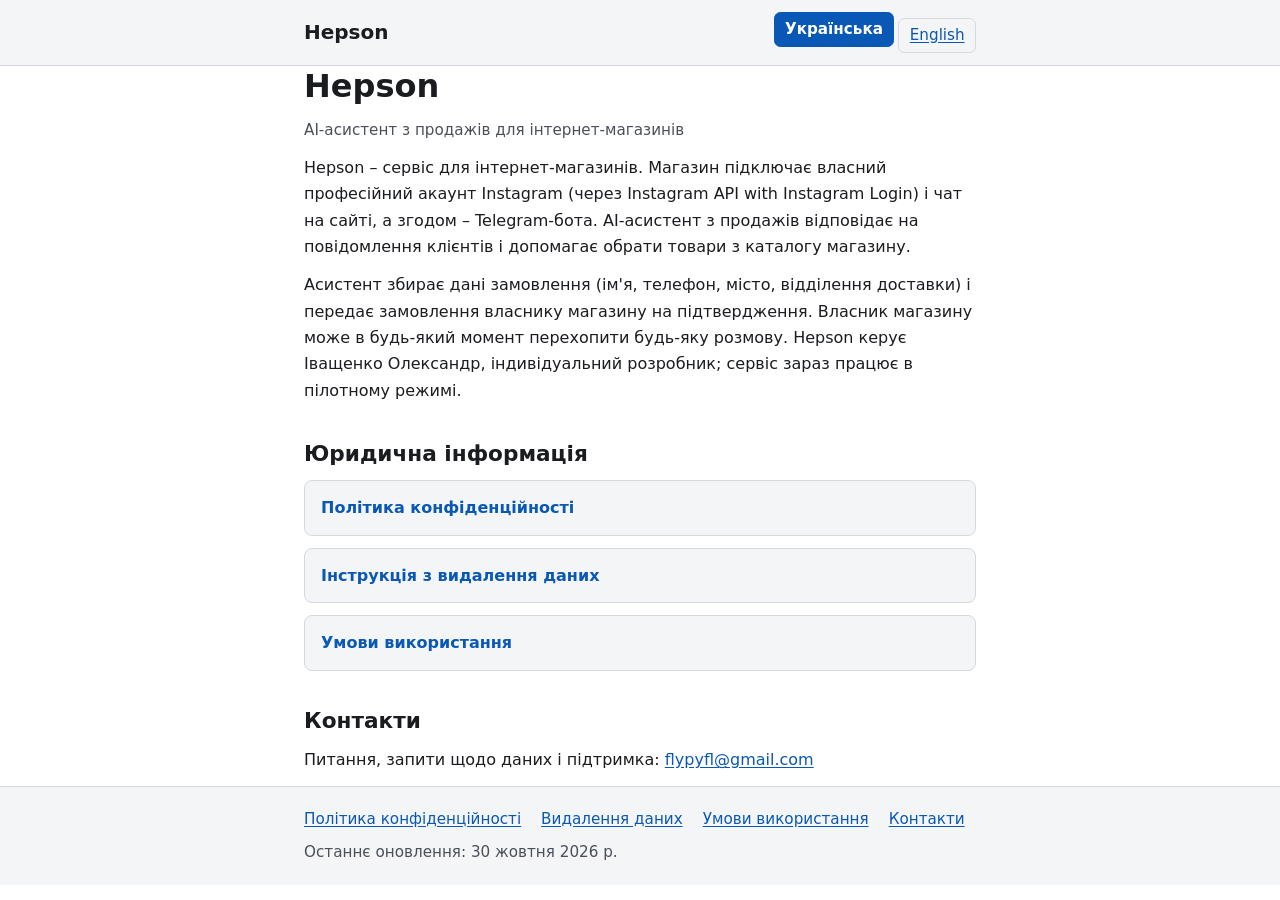
<file: index.html>
<!DOCTYPE html>
<html lang="uk">
<head>
<meta charset="utf-8">
<meta name="viewport" content="width=device-width, initial-scale=1">
<title>Hepson – AI-асистент з продажів для інтернет-магазинів</title>
<meta name="description" content="Hepson – AI-асистент з продажів для інтернет-магазинів. Відповідає клієнтам в Instagram і чаті на сайті, збирає дані замовлення та передає його власнику магазину на підтвердження.">
<link rel="stylesheet" href="style.css">
</head>
<body>
<header class="site-header">
  <div class="wrap">
    <a class="brand" href="index.html">Hepson</a>
    <nav aria-label="Мова">
      <ul class="lang-switch">
        <li><span aria-current="page">Українська</span></li>
        <li><a href="en/index.html" lang="en" hreflang="en">English</a></li>
      </ul>
    </nav>
  </div>
</header>

<main class="wrap">
  <h1>Hepson</h1>
  <p class="meta">AI-асистент з продажів для інтернет-магазинів</p>

  <p>Hepson – сервіс для інтернет-магазинів. Магазин підключає власний професійний акаунт Instagram (через Instagram API with Instagram Login) і чат на сайті, а згодом – Telegram-бота. AI-асистент з продажів відповідає на повідомлення клієнтів і допомагає обрати товари з каталогу магазину.</p>

  <p>Асистент збирає дані замовлення (ім'я, телефон, місто, відділення доставки) і передає замовлення власнику магазину на підтвердження. Власник магазину може в будь-який момент перехопити будь-яку розмову. Hepson керує Іващенко Олександр, індивідуальний розробник; сервіс зараз працює в пілотному режимі.</p>

  <h2>Юридична інформація</h2>
  <ul class="card-list">
    <li><a href="privacy.html">Політика конфіденційності</a></li>
    <li><a href="data-deletion.html">Інструкція з видалення даних</a></li>
    <li><a href="terms.html">Умови використання</a></li>
  </ul>

  <h2 id="contact">Контакти</h2>
  <p>Питання, запити щодо даних і підтримка: <a href="mailto:flypyfl@gmail.com">flypyfl@gmail.com</a></p>
</main>

<footer class="site-footer">
  <div class="wrap">
    <ul>
      <li><a href="privacy.html">Політика конфіденційності</a></li>
      <li><a href="data-deletion.html">Видалення даних</a></li>
      <li><a href="terms.html">Умови використання</a></li>
      <li><a href="index.html#contact">Контакти</a></li>
    </ul>
    <p>Останнє оновлення: 30 жовтня 2026 р.</p>
  </div>
</footer>
</body>
</html>
</file>
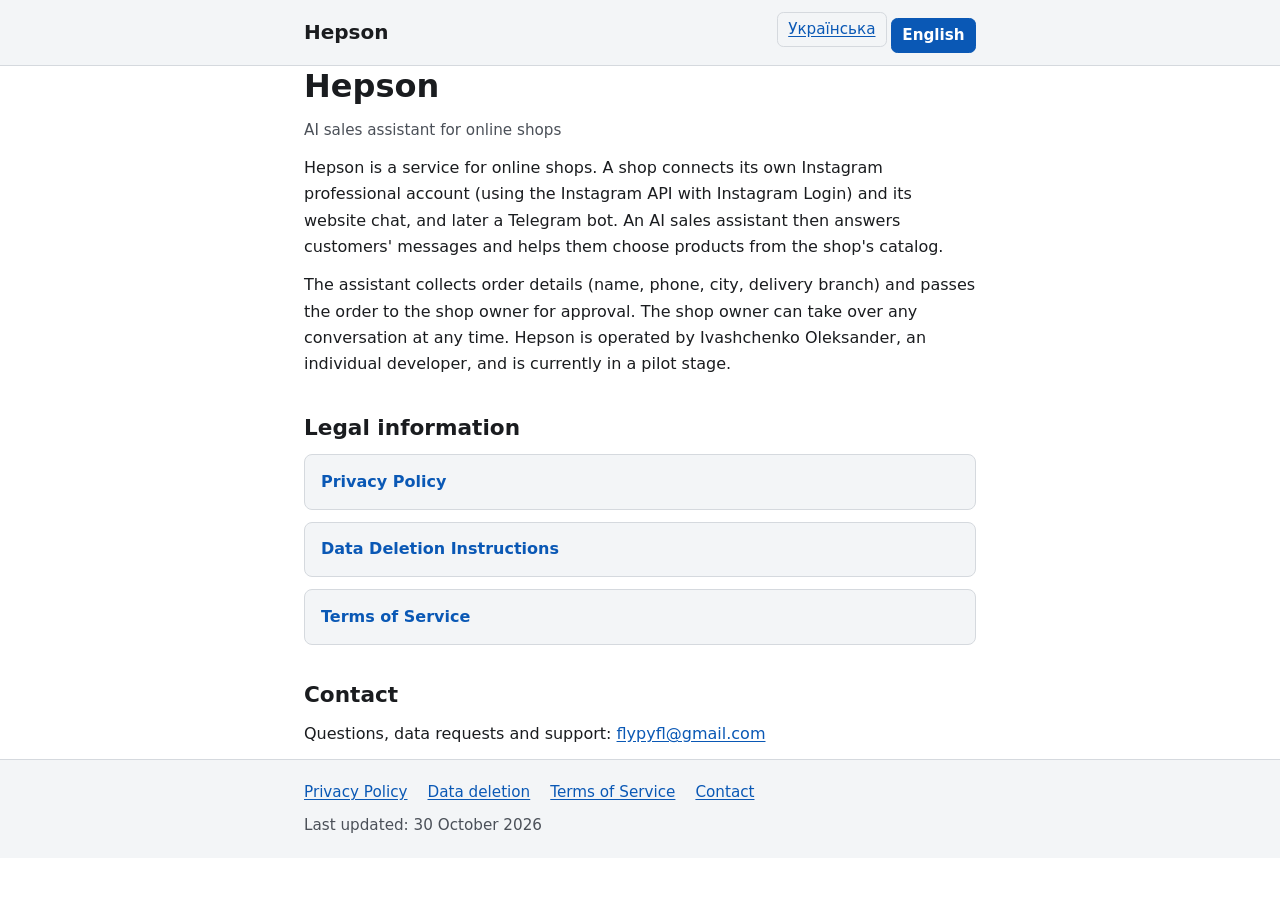
<file: en/index.html>
<!DOCTYPE html>
<html lang="en">
<head>
<meta charset="utf-8">
<meta name="viewport" content="width=device-width, initial-scale=1">
<title>Hepson – AI sales assistant for online shops</title>
<meta name="description" content="Hepson is an AI sales assistant for online shops. It answers customers on Instagram and website chat, collects order details and passes orders to the shop owner for approval.">
<link rel="stylesheet" href="../style.css">
</head>
<body>
<header class="site-header">
  <div class="wrap">
    <a class="brand" href="index.html">Hepson</a>
    <nav aria-label="Language">
      <ul class="lang-switch">
        <li><a href="../index.html" lang="uk" hreflang="uk">Українська</a></li>
        <li><span aria-current="page">English</span></li>
      </ul>
    </nav>
  </div>
</header>

<main class="wrap">
  <h1>Hepson</h1>
  <p class="meta">AI sales assistant for online shops</p>

  <p>Hepson is a service for online shops. A shop connects its own Instagram professional account (using the Instagram API with Instagram Login) and its website chat, and later a Telegram bot. An AI sales assistant then answers customers' messages and helps them choose products from the shop's catalog.</p>

  <p>The assistant collects order details (name, phone, city, delivery branch) and passes the order to the shop owner for approval. The shop owner can take over any conversation at any time. Hepson is operated by Ivashchenko Oleksander, an individual developer, and is currently in a pilot stage.</p>

  <h2>Legal information</h2>
  <ul class="card-list">
    <li><a href="privacy.html">Privacy Policy</a></li>
    <li><a href="data-deletion.html">Data Deletion Instructions</a></li>
    <li><a href="terms.html">Terms of Service</a></li>
  </ul>

  <h2 id="contact">Contact</h2>
  <p>Questions, data requests and support: <a href="mailto:flypyfl@gmail.com">flypyfl@gmail.com</a></p>
</main>

<footer class="site-footer">
  <div class="wrap">
    <ul>
      <li><a href="privacy.html">Privacy Policy</a></li>
      <li><a href="data-deletion.html">Data deletion</a></li>
      <li><a href="terms.html">Terms of Service</a></li>
      <li><a href="index.html#contact">Contact</a></li>
    </ul>
    <p>Last updated: 30 October 2026</p>
  </div>
</footer>
</body>
</html>
</file>
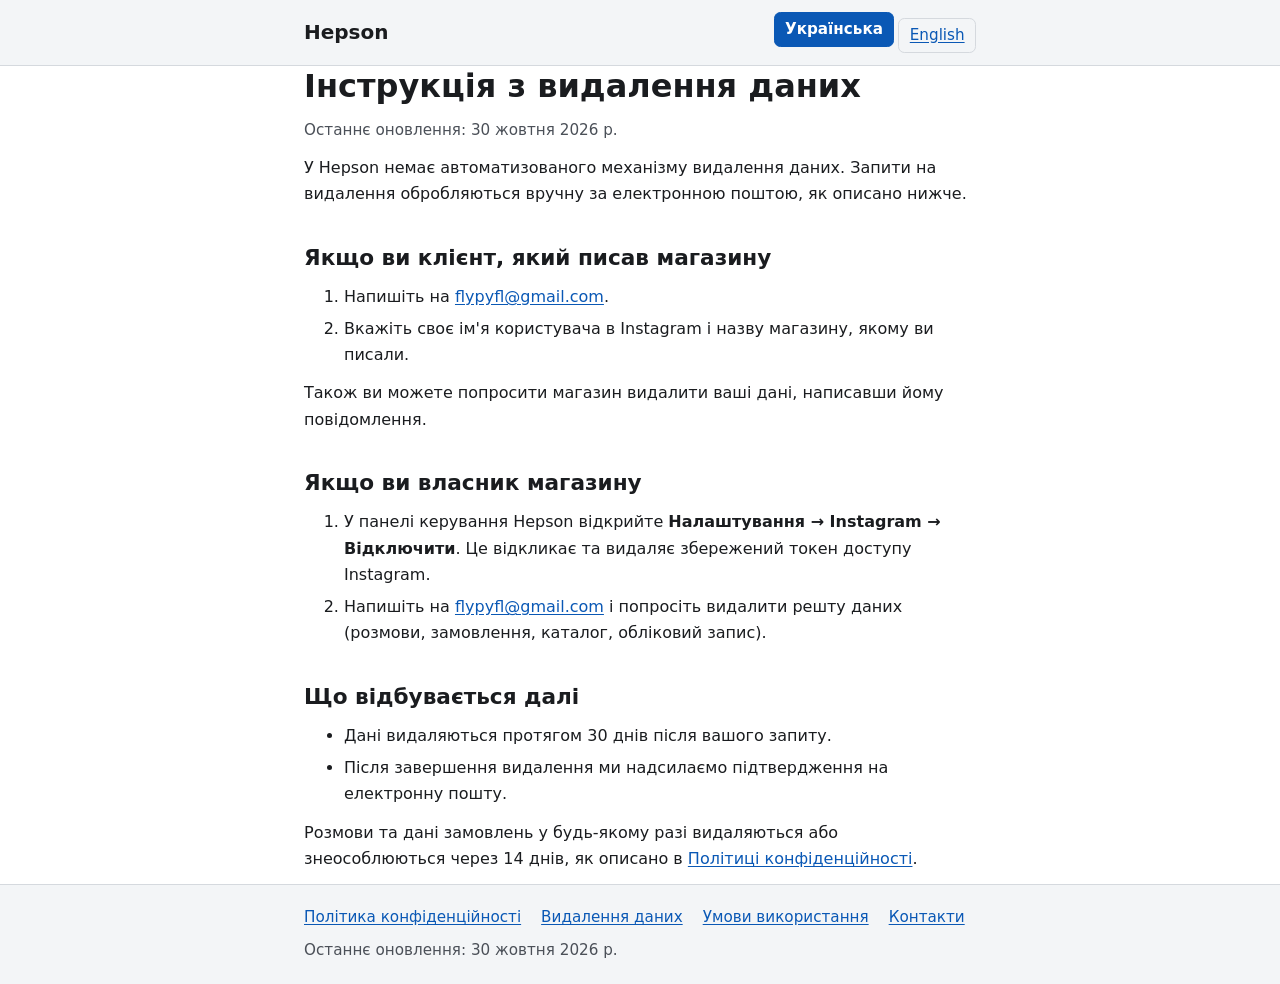
<file: data-deletion.html>
<!DOCTYPE html>
<html lang="uk">
<head>
<meta charset="utf-8">
<meta name="viewport" content="width=device-width, initial-scale=1">
<title>Інструкція з видалення даних – Hepson</title>
<meta name="description" content="Як запросити видалення своїх даних у Hepson: для клієнтів, які писали магазину, і для власників магазинів, що підключили акаунт Instagram.">
<link rel="stylesheet" href="style.css">
</head>
<body>
<header class="site-header">
  <div class="wrap">
    <a class="brand" href="index.html">Hepson</a>
    <nav aria-label="Мова">
      <ul class="lang-switch">
        <li><span aria-current="page">Українська</span></li>
        <li><a href="en/data-deletion.html" lang="en" hreflang="en">English</a></li>
      </ul>
    </nav>
  </div>
</header>

<main class="wrap">
  <h1>Інструкція з видалення даних</h1>
  <p class="meta">Останнє оновлення: 30 жовтня 2026 р.</p>

  <p>У Hepson немає автоматизованого механізму видалення даних. Запити на видалення обробляються вручну за електронною поштою, як описано нижче.</p>

  <h2>Якщо ви клієнт, який писав магазину</h2>
  <ol>
    <li>Напишіть на <a href="mailto:flypyfl@gmail.com">flypyfl@gmail.com</a>.</li>
    <li>Вкажіть своє ім'я користувача в Instagram і назву магазину, якому ви писали.</li>
  </ol>
  <p>Також ви можете попросити магазин видалити ваші дані, написавши йому повідомлення.</p>

  <h2>Якщо ви власник магазину</h2>
  <ol>
    <li>У панелі керування Hepson відкрийте <strong>Налаштування → Instagram → Відключити</strong>. Це відкликає та видаляє збережений токен доступу Instagram.</li>
    <li>Напишіть на <a href="mailto:flypyfl@gmail.com">flypyfl@gmail.com</a> і попросіть видалити решту даних (розмови, замовлення, каталог, обліковий запис).</li>
  </ol>

  <h2>Що відбувається далі</h2>
  <ul>
    <li>Дані видаляються протягом 30 днів після вашого запиту.</li>
    <li>Після завершення видалення ми надсилаємо підтвердження на електронну пошту.</li>
  </ul>
  <p>Розмови та дані замовлень у будь-якому разі видаляються або знеособлюються через 14 днів, як описано в <a href="privacy.html">Політиці конфіденційності</a>.</p>
</main>

<footer class="site-footer">
  <div class="wrap">
    <ul>
      <li><a href="privacy.html">Політика конфіденційності</a></li>
      <li><a href="data-deletion.html">Видалення даних</a></li>
      <li><a href="terms.html">Умови використання</a></li>
      <li><a href="index.html#contact">Контакти</a></li>
    </ul>
    <p>Останнє оновлення: 30 жовтня 2026 р.</p>
  </div>
</footer>
</body>
</html>
</file>
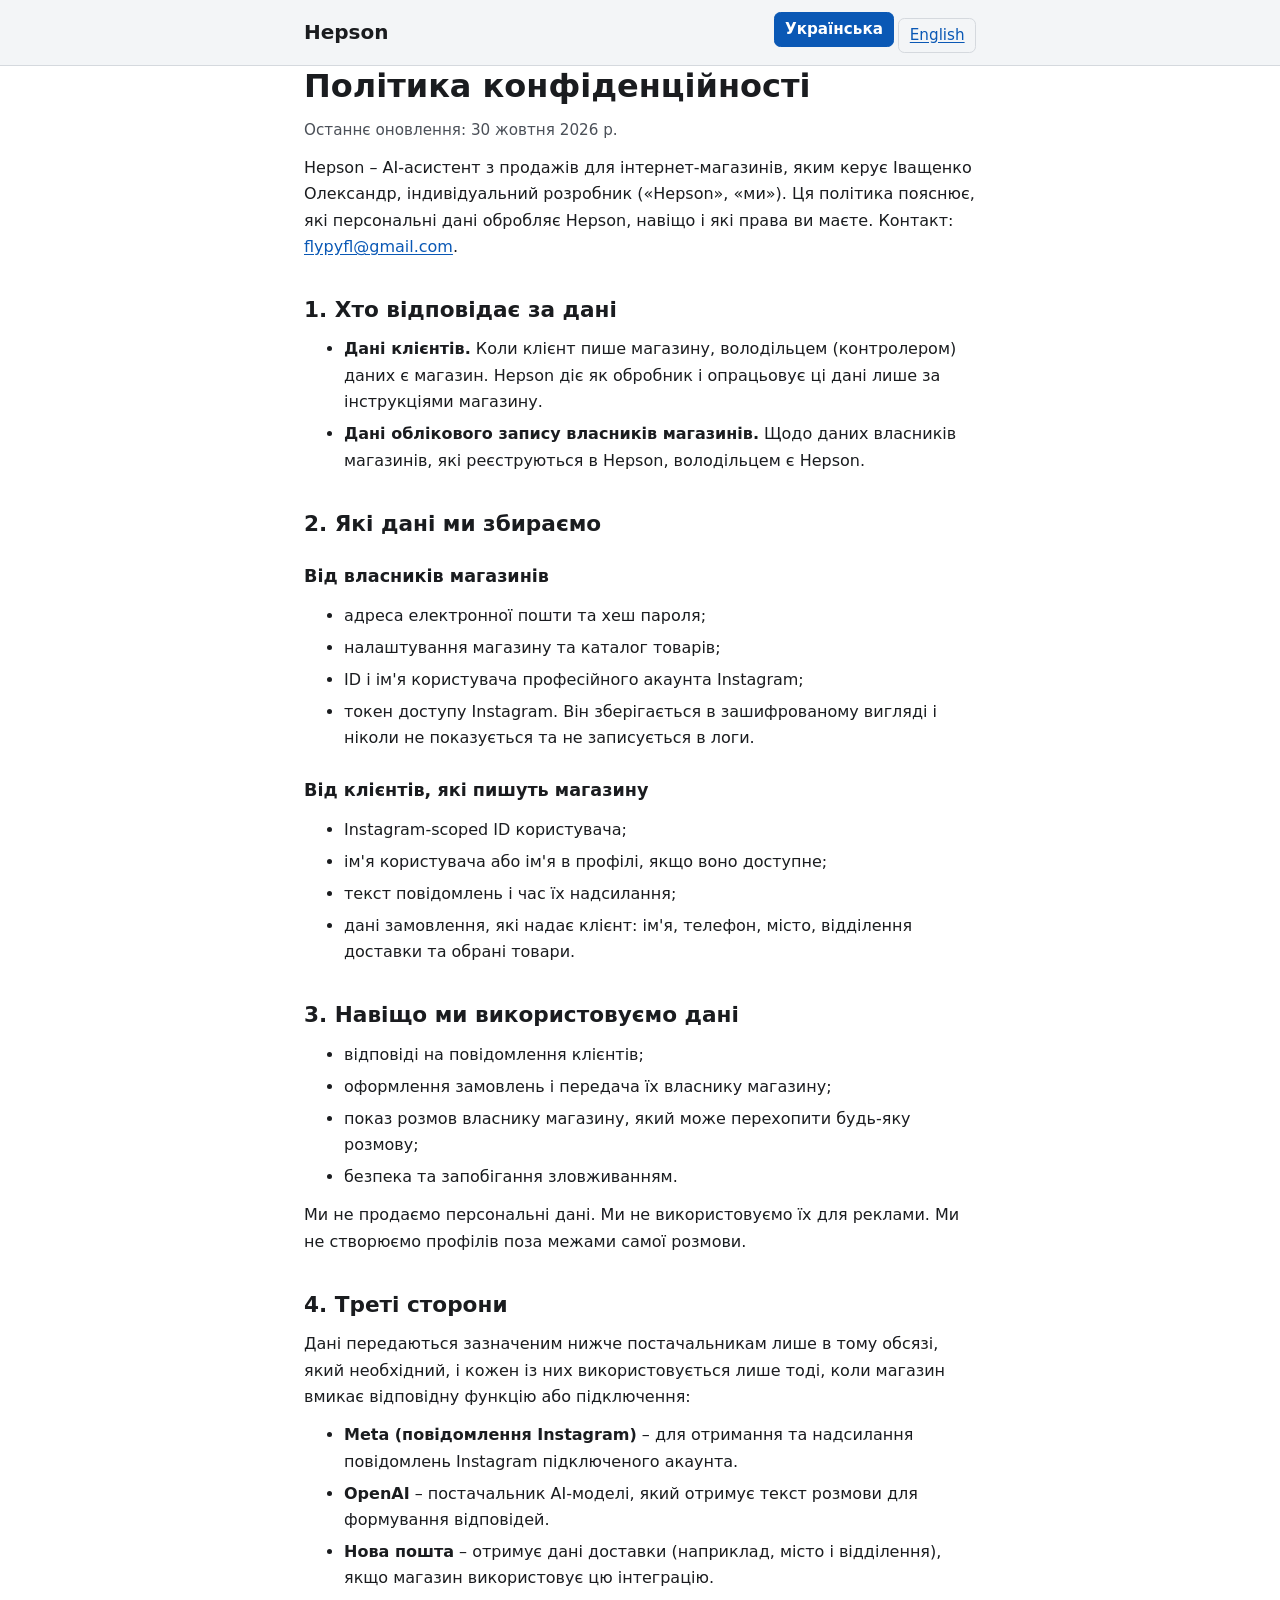
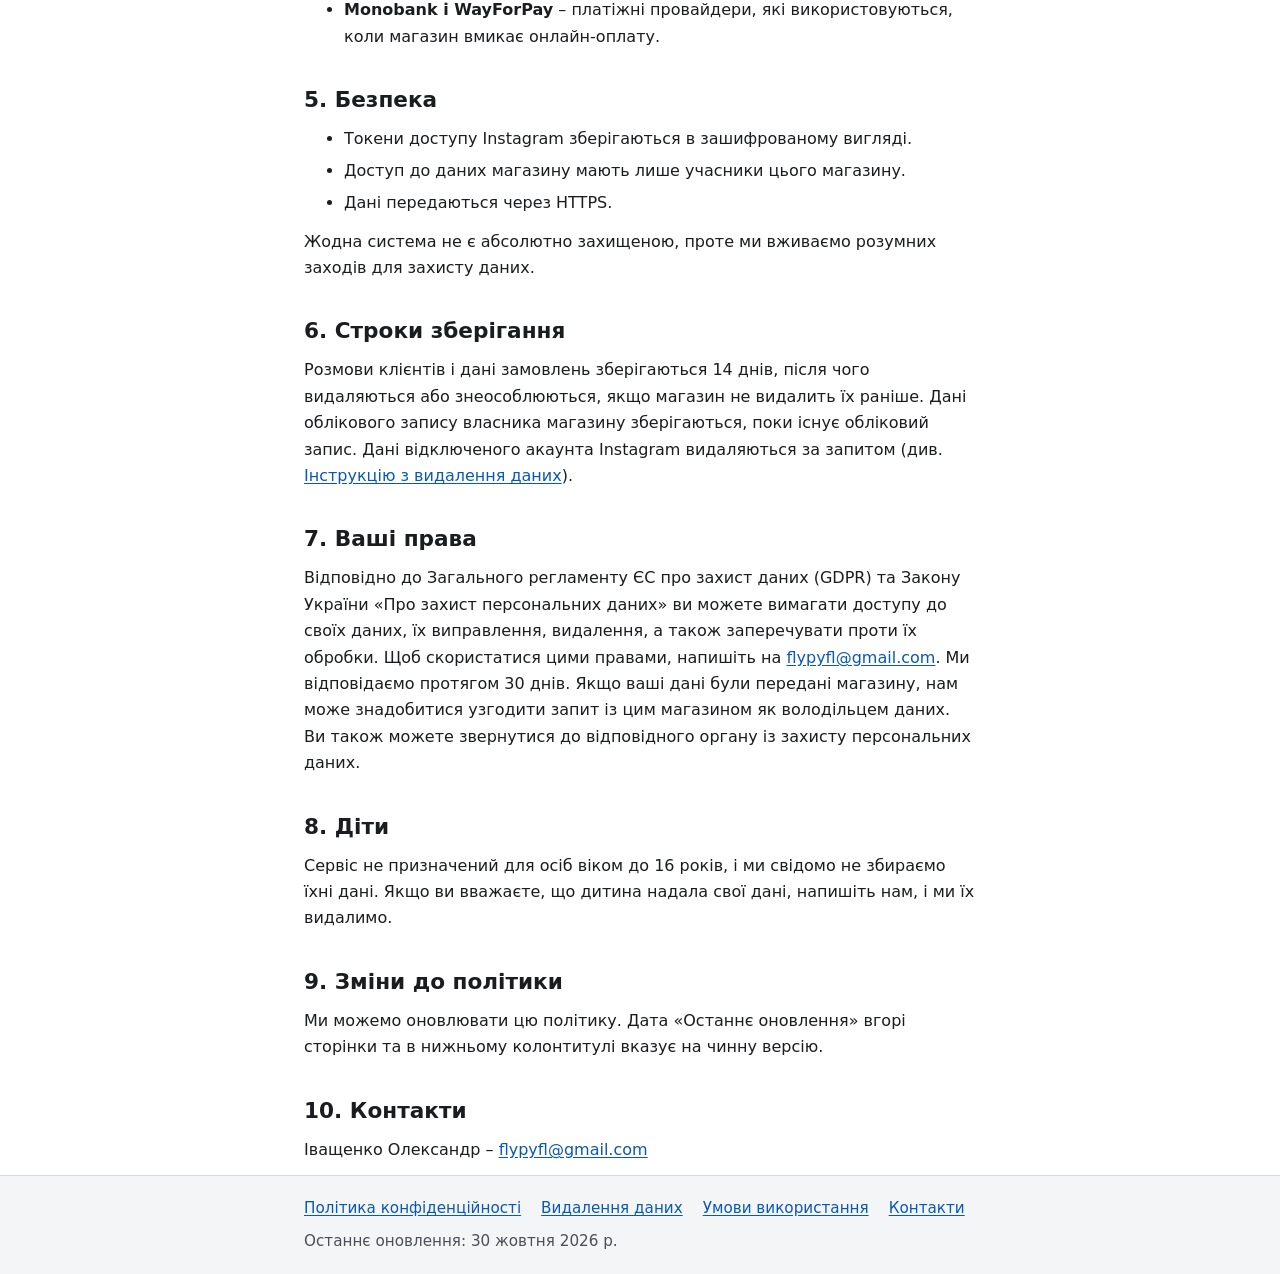
<file: privacy.html>
<!DOCTYPE html>
<html lang="uk">
<head>
<meta charset="utf-8">
<meta name="viewport" content="width=device-width, initial-scale=1">
<title>Політика конфіденційності – Hepson</title>
<meta name="description" content="Політика конфіденційності Hepson: які дані сервіс збирає від власників магазинів і клієнтів, які пишуть магазину, навіщо, хто їх отримує, як довго вони зберігаються і як реалізувати свої права.">
<link rel="stylesheet" href="style.css">
</head>
<body>
<header class="site-header">
  <div class="wrap">
    <a class="brand" href="index.html">Hepson</a>
    <nav aria-label="Мова">
      <ul class="lang-switch">
        <li><span aria-current="page">Українська</span></li>
        <li><a href="en/privacy.html" lang="en" hreflang="en">English</a></li>
      </ul>
    </nav>
  </div>
</header>

<main class="wrap">
  <h1>Політика конфіденційності</h1>
  <p class="meta">Останнє оновлення: 30 жовтня 2026 р.</p>

  <p>Hepson – AI-асистент з продажів для інтернет-магазинів, яким керує Іващенко Олександр, індивідуальний розробник («Hepson», «ми»). Ця політика пояснює, які персональні дані обробляє Hepson, навіщо і які права ви маєте. Контакт: <a href="mailto:flypyfl@gmail.com">flypyfl@gmail.com</a>.</p>

  <h2>1. Хто відповідає за дані</h2>
  <ul>
    <li><strong>Дані клієнтів.</strong> Коли клієнт пише магазину, володільцем (контролером) даних є магазин. Hepson діє як обробник і опрацьовує ці дані лише за інструкціями магазину.</li>
    <li><strong>Дані облікового запису власників магазинів.</strong> Щодо даних власників магазинів, які реєструються в Hepson, володільцем є Hepson.</li>
  </ul>

  <h2>2. Які дані ми збираємо</h2>
  <h3>Від власників магазинів</h3>
  <ul>
    <li>адреса електронної пошти та хеш пароля;</li>
    <li>налаштування магазину та каталог товарів;</li>
    <li>ID і ім'я користувача професійного акаунта Instagram;</li>
    <li>токен доступу Instagram. Він зберігається в зашифрованому вигляді і ніколи не показується та не записується в логи.</li>
  </ul>
  <h3>Від клієнтів, які пишуть магазину</h3>
  <ul>
    <li>Instagram-scoped ID користувача;</li>
    <li>ім'я користувача або ім'я в профілі, якщо воно доступне;</li>
    <li>текст повідомлень і час їх надсилання;</li>
    <li>дані замовлення, які надає клієнт: ім'я, телефон, місто, відділення доставки та обрані товари.</li>
  </ul>

  <h2>3. Навіщо ми використовуємо дані</h2>
  <ul>
    <li>відповіді на повідомлення клієнтів;</li>
    <li>оформлення замовлень і передача їх власнику магазину;</li>
    <li>показ розмов власнику магазину, який може перехопити будь-яку розмову;</li>
    <li>безпека та запобігання зловживанням.</li>
  </ul>
  <p>Ми не продаємо персональні дані. Ми не використовуємо їх для реклами. Ми не створюємо профілів поза межами самої розмови.</p>

  <h2>4. Треті сторони</h2>
  <p>Дані передаються зазначеним нижче постачальникам лише в тому обсязі, який необхідний, і кожен із них використовується лише тоді, коли магазин вмикає відповідну функцію або підключення:</p>
  <ul>
    <li><strong>Meta (повідомлення Instagram)</strong> – для отримання та надсилання повідомлень Instagram підключеного акаунта.</li>
    <li><strong>OpenAI</strong> – постачальник AI-моделі, який отримує текст розмови для формування відповідей.</li>
    <li><strong>Нова пошта</strong> – отримує дані доставки (наприклад, місто і відділення), якщо магазин використовує цю інтеграцію.</li>
    <li><strong>Monobank і WayForPay</strong> – платіжні провайдери, які використовуються, коли магазин вмикає онлайн-оплату.</li>
  </ul>

  <h2>5. Безпека</h2>
  <ul>
    <li>Токени доступу Instagram зберігаються в зашифрованому вигляді.</li>
    <li>Доступ до даних магазину мають лише учасники цього магазину.</li>
    <li>Дані передаються через HTTPS.</li>
  </ul>
  <p>Жодна система не є абсолютно захищеною, проте ми вживаємо розумних заходів для захисту даних.</p>

  <h2>6. Строки зберігання</h2>
  <p>Розмови клієнтів і дані замовлень зберігаються 14 днів, після чого видаляються або знеособлюються, якщо магазин не видалить їх раніше. Дані облікового запису власника магазину зберігаються, поки існує обліковий запис. Дані відключеного акаунта Instagram видаляються за запитом (див. <a href="data-deletion.html">Інструкцію з видалення даних</a>).</p>

  <h2>7. Ваші права</h2>
  <p>Відповідно до Загального регламенту ЄС про захист даних (GDPR) та Закону України «Про захист персональних даних» ви можете вимагати доступу до своїх даних, їх виправлення, видалення, а також заперечувати проти їх обробки. Щоб скористатися цими правами, напишіть на <a href="mailto:flypyfl@gmail.com">flypyfl@gmail.com</a>. Ми відповідаємо протягом 30 днів. Якщо ваші дані були передані магазину, нам може знадобитися узгодити запит із цим магазином як володільцем даних. Ви також можете звернутися до відповідного органу із захисту персональних даних.</p>

  <h2>8. Діти</h2>
  <p>Сервіс не призначений для осіб віком до 16 років, і ми свідомо не збираємо їхні дані. Якщо ви вважаєте, що дитина надала свої дані, напишіть нам, і ми їх видалимо.</p>

  <h2>9. Зміни до політики</h2>
  <p>Ми можемо оновлювати цю політику. Дата «Останнє оновлення» вгорі сторінки та в нижньому колонтитулі вказує на чинну версію.</p>

  <h2>10. Контакти</h2>
  <p>Іващенко Олександр – <a href="mailto:flypyfl@gmail.com">flypyfl@gmail.com</a></p>
</main>

<footer class="site-footer">
  <div class="wrap">
    <ul>
      <li><a href="privacy.html">Політика конфіденційності</a></li>
      <li><a href="data-deletion.html">Видалення даних</a></li>
      <li><a href="terms.html">Умови використання</a></li>
      <li><a href="index.html#contact">Контакти</a></li>
    </ul>
    <p>Останнє оновлення: 30 жовтня 2026 р.</p>
  </div>
</footer>
</body>
</html>
</file>
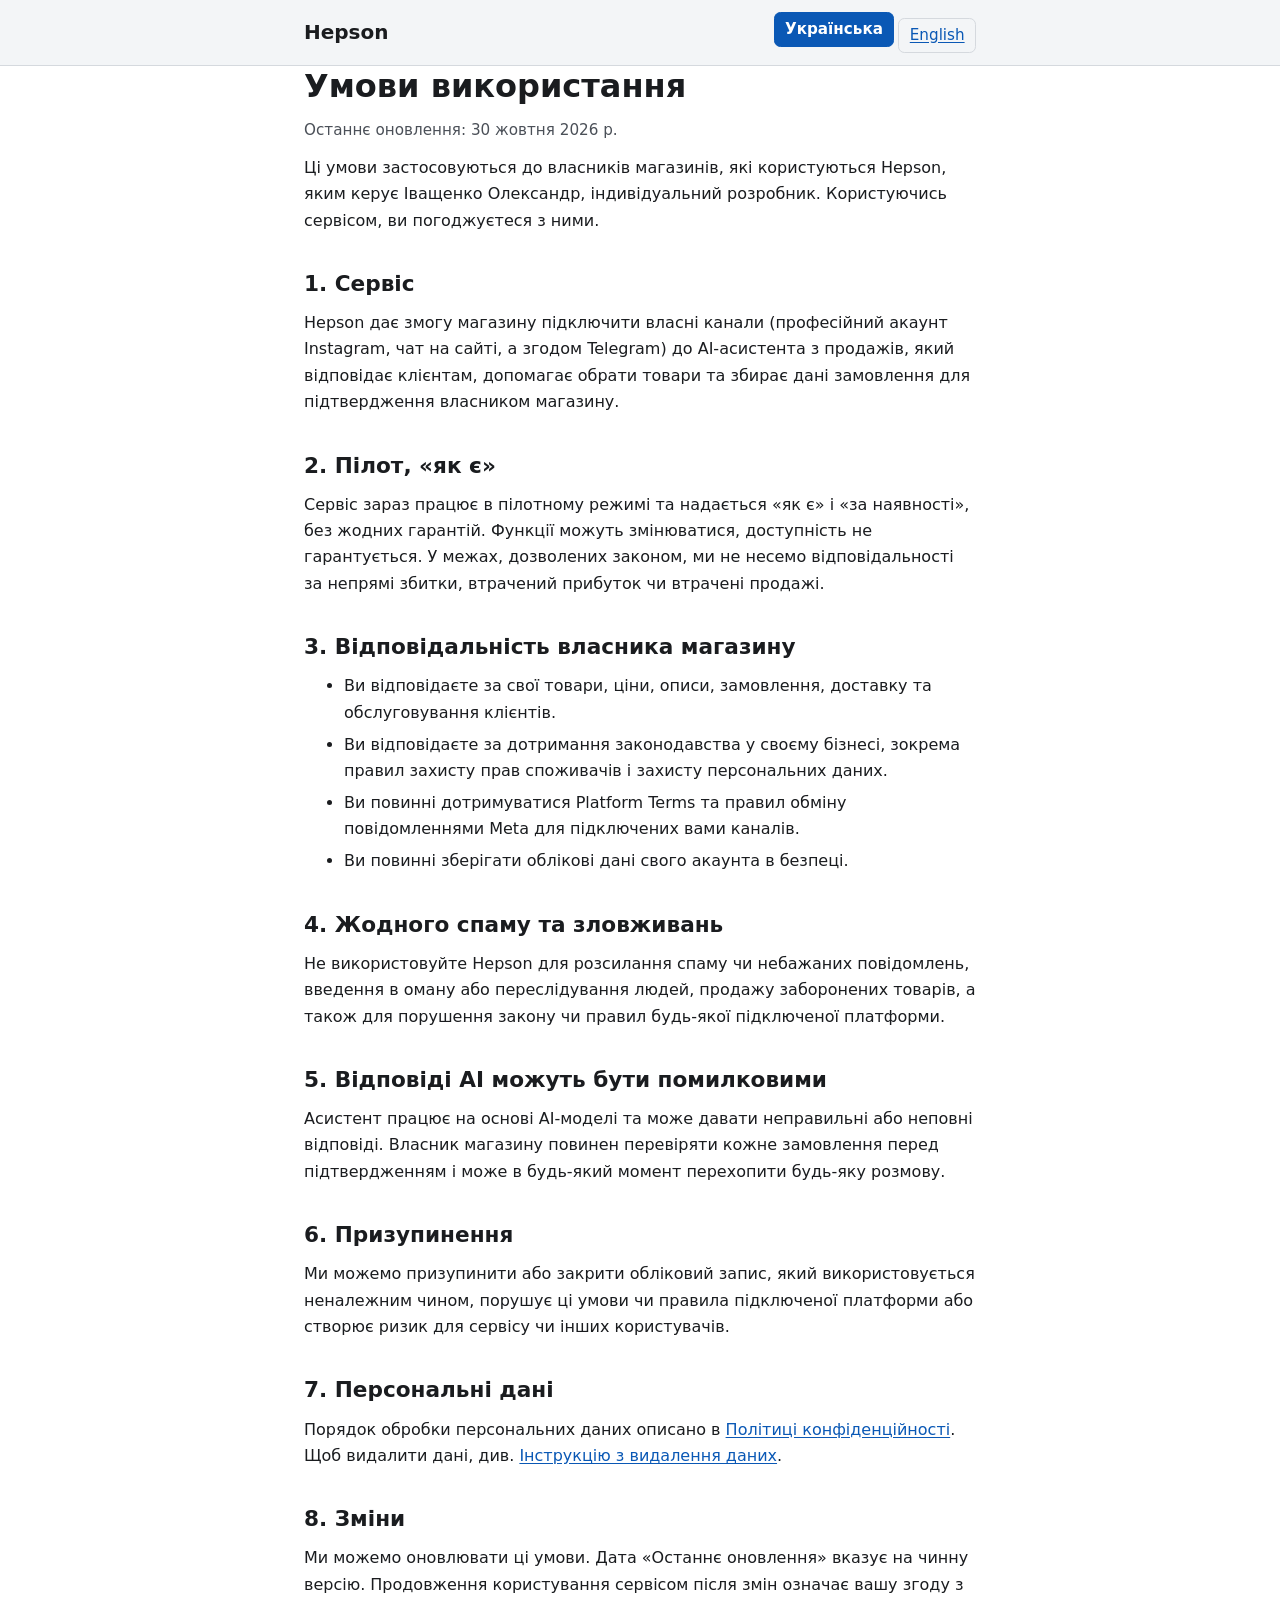
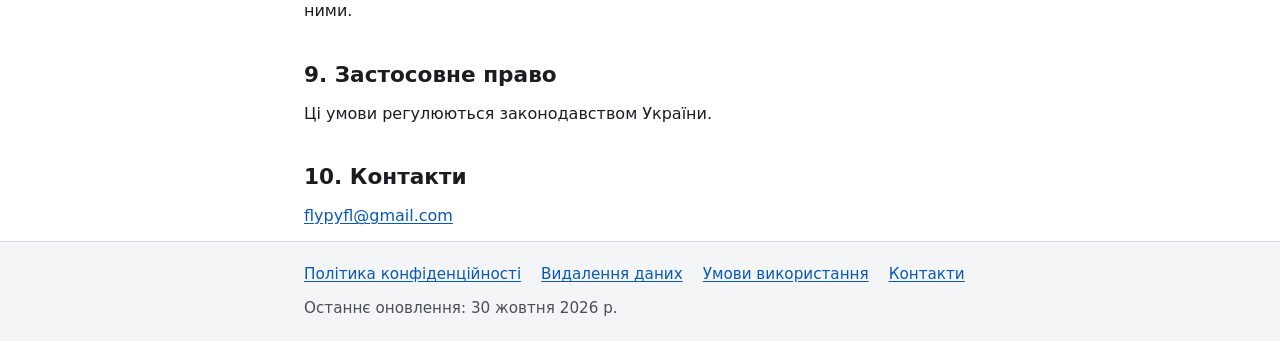
<file: terms.html>
<!DOCTYPE html>
<html lang="uk">
<head>
<meta charset="utf-8">
<meta name="viewport" content="width=device-width, initial-scale=1">
<title>Умови використання – Hepson</title>
<meta name="description" content="Умови використання Hepson: пілотний сервіс «як є», відповідальність власників магазинів, дотримання правил Meta, обмеження AI, призупинення облікового запису та застосовне право.">
<link rel="stylesheet" href="style.css">
</head>
<body>
<header class="site-header">
  <div class="wrap">
    <a class="brand" href="index.html">Hepson</a>
    <nav aria-label="Мова">
      <ul class="lang-switch">
        <li><span aria-current="page">Українська</span></li>
        <li><a href="en/terms.html" lang="en" hreflang="en">English</a></li>
      </ul>
    </nav>
  </div>
</header>

<main class="wrap">
  <h1>Умови використання</h1>
  <p class="meta">Останнє оновлення: 30 жовтня 2026 р.</p>

  <p>Ці умови застосовуються до власників магазинів, які користуються Hepson, яким керує Іващенко Олександр, індивідуальний розробник. Користуючись сервісом, ви погоджуєтеся з ними.</p>

  <h2>1. Сервіс</h2>
  <p>Hepson дає змогу магазину підключити власні канали (професійний акаунт Instagram, чат на сайті, а згодом Telegram) до AI-асистента з продажів, який відповідає клієнтам, допомагає обрати товари та збирає дані замовлення для підтвердження власником магазину.</p>

  <h2>2. Пілот, «як є»</h2>
  <p>Сервіс зараз працює в пілотному режимі та надається «як є» і «за наявності», без жодних гарантій. Функції можуть змінюватися, доступність не гарантується. У межах, дозволених законом, ми не несемо відповідальності за непрямі збитки, втрачений прибуток чи втрачені продажі.</p>

  <h2>3. Відповідальність власника магазину</h2>
  <ul>
    <li>Ви відповідаєте за свої товари, ціни, описи, замовлення, доставку та обслуговування клієнтів.</li>
    <li>Ви відповідаєте за дотримання законодавства у своєму бізнесі, зокрема правил захисту прав споживачів і захисту персональних даних.</li>
    <li>Ви повинні дотримуватися Platform Terms та правил обміну повідомленнями Meta для підключених вами каналів.</li>
    <li>Ви повинні зберігати облікові дані свого акаунта в безпеці.</li>
  </ul>

  <h2>4. Жодного спаму та зловживань</h2>
  <p>Не використовуйте Hepson для розсилання спаму чи небажаних повідомлень, введення в оману або переслідування людей, продажу заборонених товарів, а також для порушення закону чи правил будь-якої підключеної платформи.</p>

  <h2>5. Відповіді AI можуть бути помилковими</h2>
  <p>Асистент працює на основі AI-моделі та може давати неправильні або неповні відповіді. Власник магазину повинен перевіряти кожне замовлення перед підтвердженням і може в будь-який момент перехопити будь-яку розмову.</p>

  <h2>6. Призупинення</h2>
  <p>Ми можемо призупинити або закрити обліковий запис, який використовується неналежним чином, порушує ці умови чи правила підключеної платформи або створює ризик для сервісу чи інших користувачів.</p>

  <h2>7. Персональні дані</h2>
  <p>Порядок обробки персональних даних описано в <a href="privacy.html">Політиці конфіденційності</a>. Щоб видалити дані, див. <a href="data-deletion.html">Інструкцію з видалення даних</a>.</p>

  <h2>8. Зміни</h2>
  <p>Ми можемо оновлювати ці умови. Дата «Останнє оновлення» вказує на чинну версію. Продовження користування сервісом після змін означає вашу згоду з ними.</p>

  <h2>9. Застосовне право</h2>
  <p>Ці умови регулюються законодавством України.</p>

  <h2>10. Контакти</h2>
  <p><a href="mailto:flypyfl@gmail.com">flypyfl@gmail.com</a></p>
</main>

<footer class="site-footer">
  <div class="wrap">
    <ul>
      <li><a href="privacy.html">Політика конфіденційності</a></li>
      <li><a href="data-deletion.html">Видалення даних</a></li>
      <li><a href="terms.html">Умови використання</a></li>
      <li><a href="index.html#contact">Контакти</a></li>
    </ul>
    <p>Останнє оновлення: 30 жовтня 2026 р.</p>
  </div>
</footer>
</body>
</html>
</file>
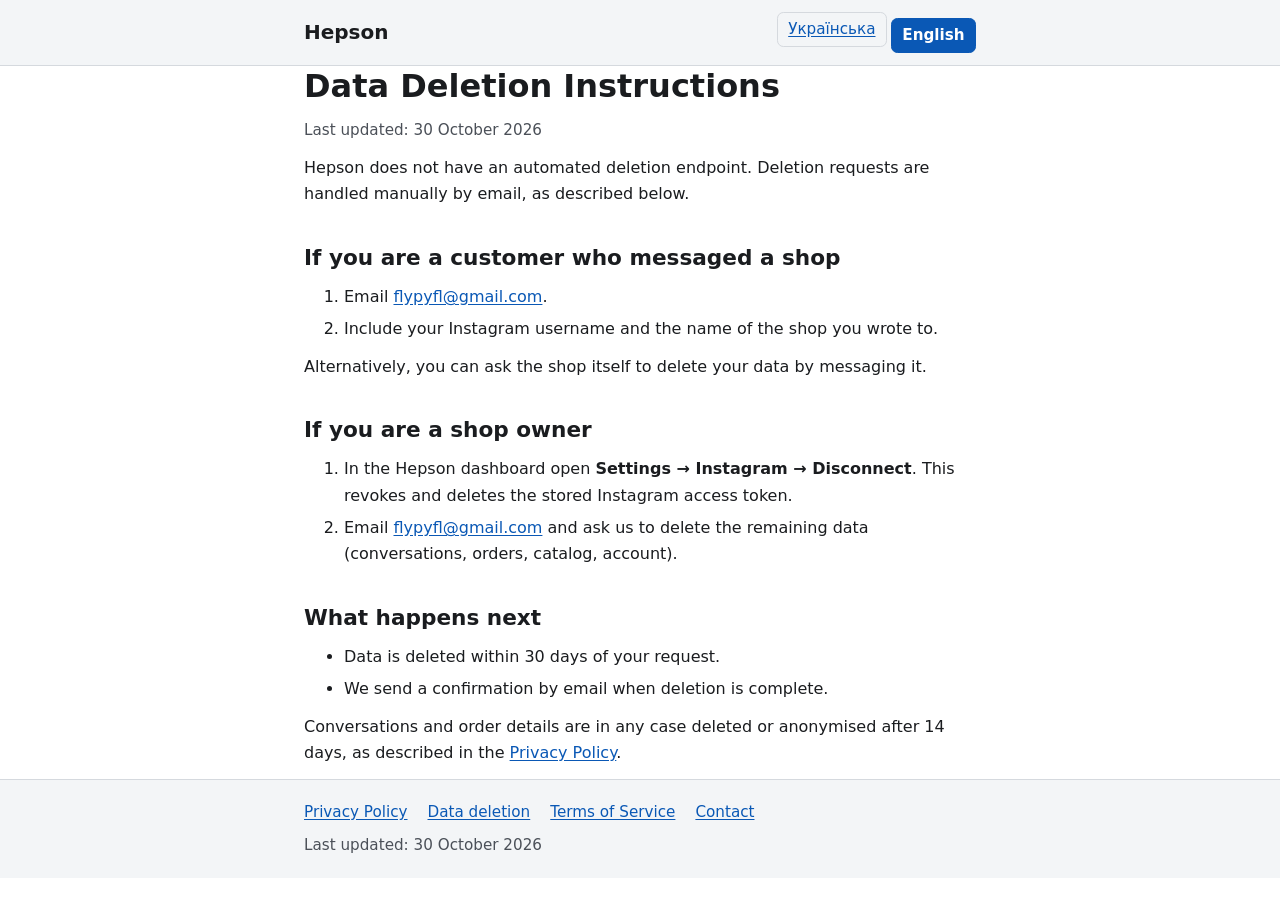
<file: en/data-deletion.html>
<!DOCTYPE html>
<html lang="en">
<head>
<meta charset="utf-8">
<meta name="viewport" content="width=device-width, initial-scale=1">
<title>Data Deletion Instructions – Hepson</title>
<meta name="description" content="How to request deletion of your data in Hepson: for customers who messaged a shop and for shop owners who connected an Instagram account.">
<link rel="stylesheet" href="../style.css">
</head>
<body>
<header class="site-header">
  <div class="wrap">
    <a class="brand" href="index.html">Hepson</a>
    <nav aria-label="Language">
      <ul class="lang-switch">
        <li><a href="../data-deletion.html" lang="uk" hreflang="uk">Українська</a></li>
        <li><span aria-current="page">English</span></li>
      </ul>
    </nav>
  </div>
</header>

<main class="wrap">
  <h1>Data Deletion Instructions</h1>
  <p class="meta">Last updated: 30 October 2026</p>

  <p>Hepson does not have an automated deletion endpoint. Deletion requests are handled manually by email, as described below.</p>

  <h2>If you are a customer who messaged a shop</h2>
  <ol>
    <li>Email <a href="mailto:flypyfl@gmail.com">flypyfl@gmail.com</a>.</li>
    <li>Include your Instagram username and the name of the shop you wrote to.</li>
  </ol>
  <p>Alternatively, you can ask the shop itself to delete your data by messaging it.</p>

  <h2>If you are a shop owner</h2>
  <ol>
    <li>In the Hepson dashboard open <strong>Settings → Instagram → Disconnect</strong>. This revokes and deletes the stored Instagram access token.</li>
    <li>Email <a href="mailto:flypyfl@gmail.com">flypyfl@gmail.com</a> and ask us to delete the remaining data (conversations, orders, catalog, account).</li>
  </ol>

  <h2>What happens next</h2>
  <ul>
    <li>Data is deleted within 30 days of your request.</li>
    <li>We send a confirmation by email when deletion is complete.</li>
  </ul>
  <p>Conversations and order details are in any case deleted or anonymised after 14 days, as described in the <a href="privacy.html">Privacy Policy</a>.</p>
</main>

<footer class="site-footer">
  <div class="wrap">
    <ul>
      <li><a href="privacy.html">Privacy Policy</a></li>
      <li><a href="data-deletion.html">Data deletion</a></li>
      <li><a href="terms.html">Terms of Service</a></li>
      <li><a href="index.html#contact">Contact</a></li>
    </ul>
    <p>Last updated: 30 October 2026</p>
  </div>
</footer>
</body>
</html>
</file>
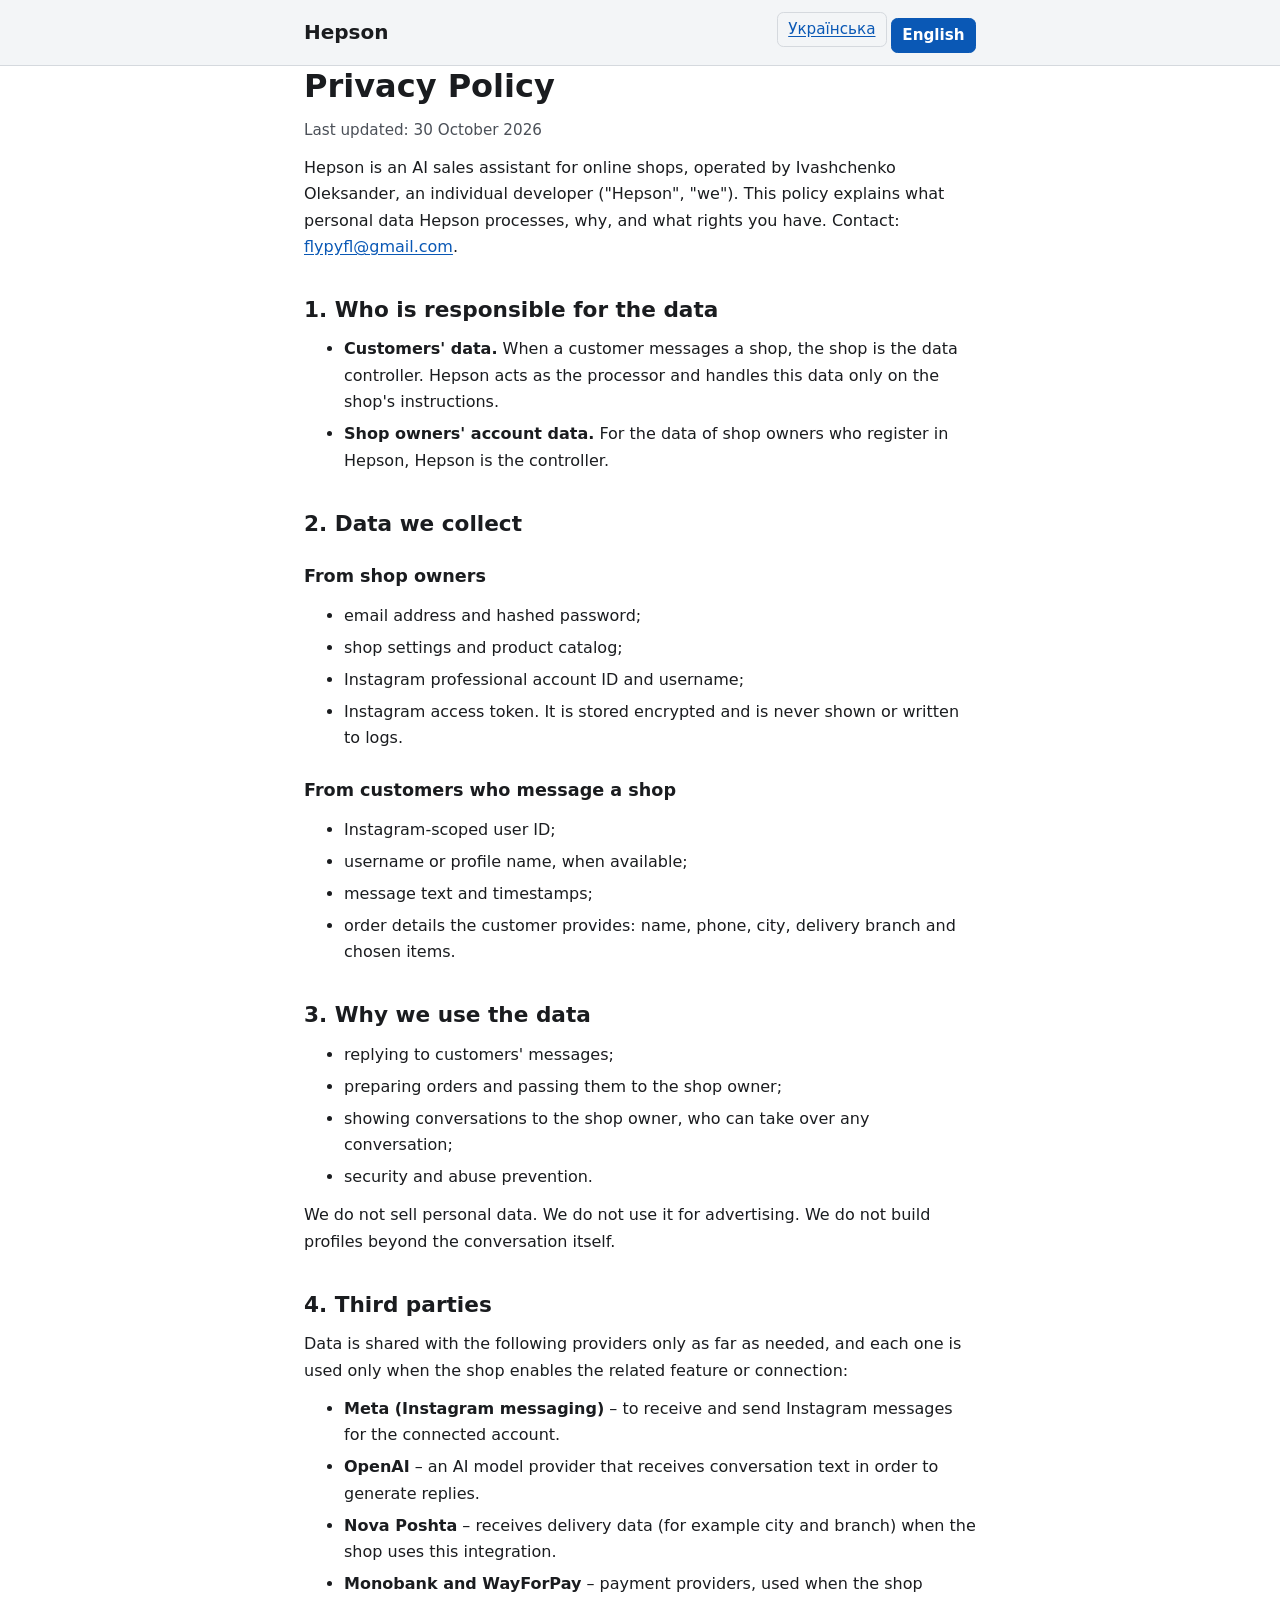
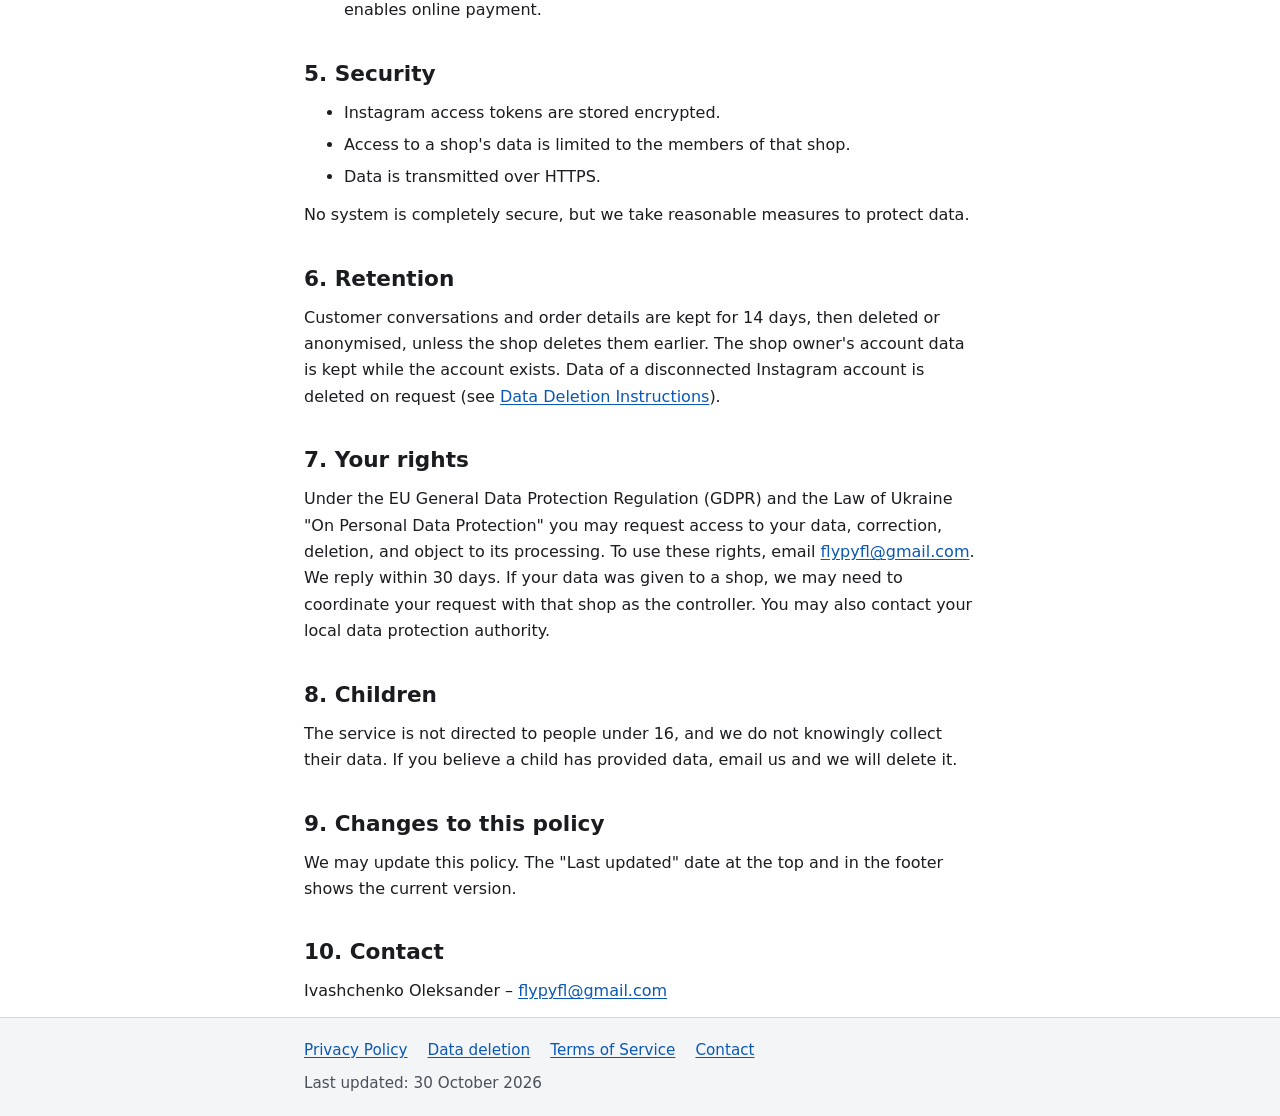
<file: en/privacy.html>
<!DOCTYPE html>
<html lang="en">
<head>
<meta charset="utf-8">
<meta name="viewport" content="width=device-width, initial-scale=1">
<title>Privacy Policy – Hepson</title>
<meta name="description" content="Hepson Privacy Policy: what data the service collects from shop owners and from customers who message a shop, why, who receives it, how long it is kept and how to exercise your rights.">
<link rel="stylesheet" href="../style.css">
</head>
<body>
<header class="site-header">
  <div class="wrap">
    <a class="brand" href="index.html">Hepson</a>
    <nav aria-label="Language">
      <ul class="lang-switch">
        <li><a href="../privacy.html" lang="uk" hreflang="uk">Українська</a></li>
        <li><span aria-current="page">English</span></li>
      </ul>
    </nav>
  </div>
</header>

<main class="wrap">
  <h1>Privacy Policy</h1>
  <p class="meta">Last updated: 30 October 2026</p>

  <p>Hepson is an AI sales assistant for online shops, operated by Ivashchenko Oleksander, an individual developer ("Hepson", "we"). This policy explains what personal data Hepson processes, why, and what rights you have. Contact: <a href="mailto:flypyfl@gmail.com">flypyfl@gmail.com</a>.</p>

  <h2>1. Who is responsible for the data</h2>
  <ul>
    <li><strong>Customers' data.</strong> When a customer messages a shop, the shop is the data controller. Hepson acts as the processor and handles this data only on the shop's instructions.</li>
    <li><strong>Shop owners' account data.</strong> For the data of shop owners who register in Hepson, Hepson is the controller.</li>
  </ul>

  <h2>2. Data we collect</h2>
  <h3>From shop owners</h3>
  <ul>
    <li>email address and hashed password;</li>
    <li>shop settings and product catalog;</li>
    <li>Instagram professional account ID and username;</li>
    <li>Instagram access token. It is stored encrypted and is never shown or written to logs.</li>
  </ul>
  <h3>From customers who message a shop</h3>
  <ul>
    <li>Instagram-scoped user ID;</li>
    <li>username or profile name, when available;</li>
    <li>message text and timestamps;</li>
    <li>order details the customer provides: name, phone, city, delivery branch and chosen items.</li>
  </ul>

  <h2>3. Why we use the data</h2>
  <ul>
    <li>replying to customers' messages;</li>
    <li>preparing orders and passing them to the shop owner;</li>
    <li>showing conversations to the shop owner, who can take over any conversation;</li>
    <li>security and abuse prevention.</li>
  </ul>
  <p>We do not sell personal data. We do not use it for advertising. We do not build profiles beyond the conversation itself.</p>

  <h2>4. Third parties</h2>
  <p>Data is shared with the following providers only as far as needed, and each one is used only when the shop enables the related feature or connection:</p>
  <ul>
    <li><strong>Meta (Instagram messaging)</strong> – to receive and send Instagram messages for the connected account.</li>
    <li><strong>OpenAI</strong> – an AI model provider that receives conversation text in order to generate replies.</li>
    <li><strong>Nova Poshta</strong> – receives delivery data (for example city and branch) when the shop uses this integration.</li>
    <li><strong>Monobank and WayForPay</strong> – payment providers, used when the shop enables online payment.</li>
  </ul>

  <h2>5. Security</h2>
  <ul>
    <li>Instagram access tokens are stored encrypted.</li>
    <li>Access to a shop's data is limited to the members of that shop.</li>
    <li>Data is transmitted over HTTPS.</li>
  </ul>
  <p>No system is completely secure, but we take reasonable measures to protect data.</p>

  <h2>6. Retention</h2>
  <p>Customer conversations and order details are kept for 14 days, then deleted or anonymised, unless the shop deletes them earlier. The shop owner's account data is kept while the account exists. Data of a disconnected Instagram account is deleted on request (see <a href="data-deletion.html">Data Deletion Instructions</a>).</p>

  <h2>7. Your rights</h2>
  <p>Under the EU General Data Protection Regulation (GDPR) and the Law of Ukraine "On Personal Data Protection" you may request access to your data, correction, deletion, and object to its processing. To use these rights, email <a href="mailto:flypyfl@gmail.com">flypyfl@gmail.com</a>. We reply within 30 days. If your data was given to a shop, we may need to coordinate your request with that shop as the controller. You may also contact your local data protection authority.</p>

  <h2>8. Children</h2>
  <p>The service is not directed to people under 16, and we do not knowingly collect their data. If you believe a child has provided data, email us and we will delete it.</p>

  <h2>9. Changes to this policy</h2>
  <p>We may update this policy. The "Last updated" date at the top and in the footer shows the current version.</p>

  <h2>10. Contact</h2>
  <p>Ivashchenko Oleksander – <a href="mailto:flypyfl@gmail.com">flypyfl@gmail.com</a></p>
</main>

<footer class="site-footer">
  <div class="wrap">
    <ul>
      <li><a href="privacy.html">Privacy Policy</a></li>
      <li><a href="data-deletion.html">Data deletion</a></li>
      <li><a href="terms.html">Terms of Service</a></li>
      <li><a href="index.html#contact">Contact</a></li>
    </ul>
    <p>Last updated: 30 October 2026</p>
  </div>
</footer>
</body>
</html>
</file>
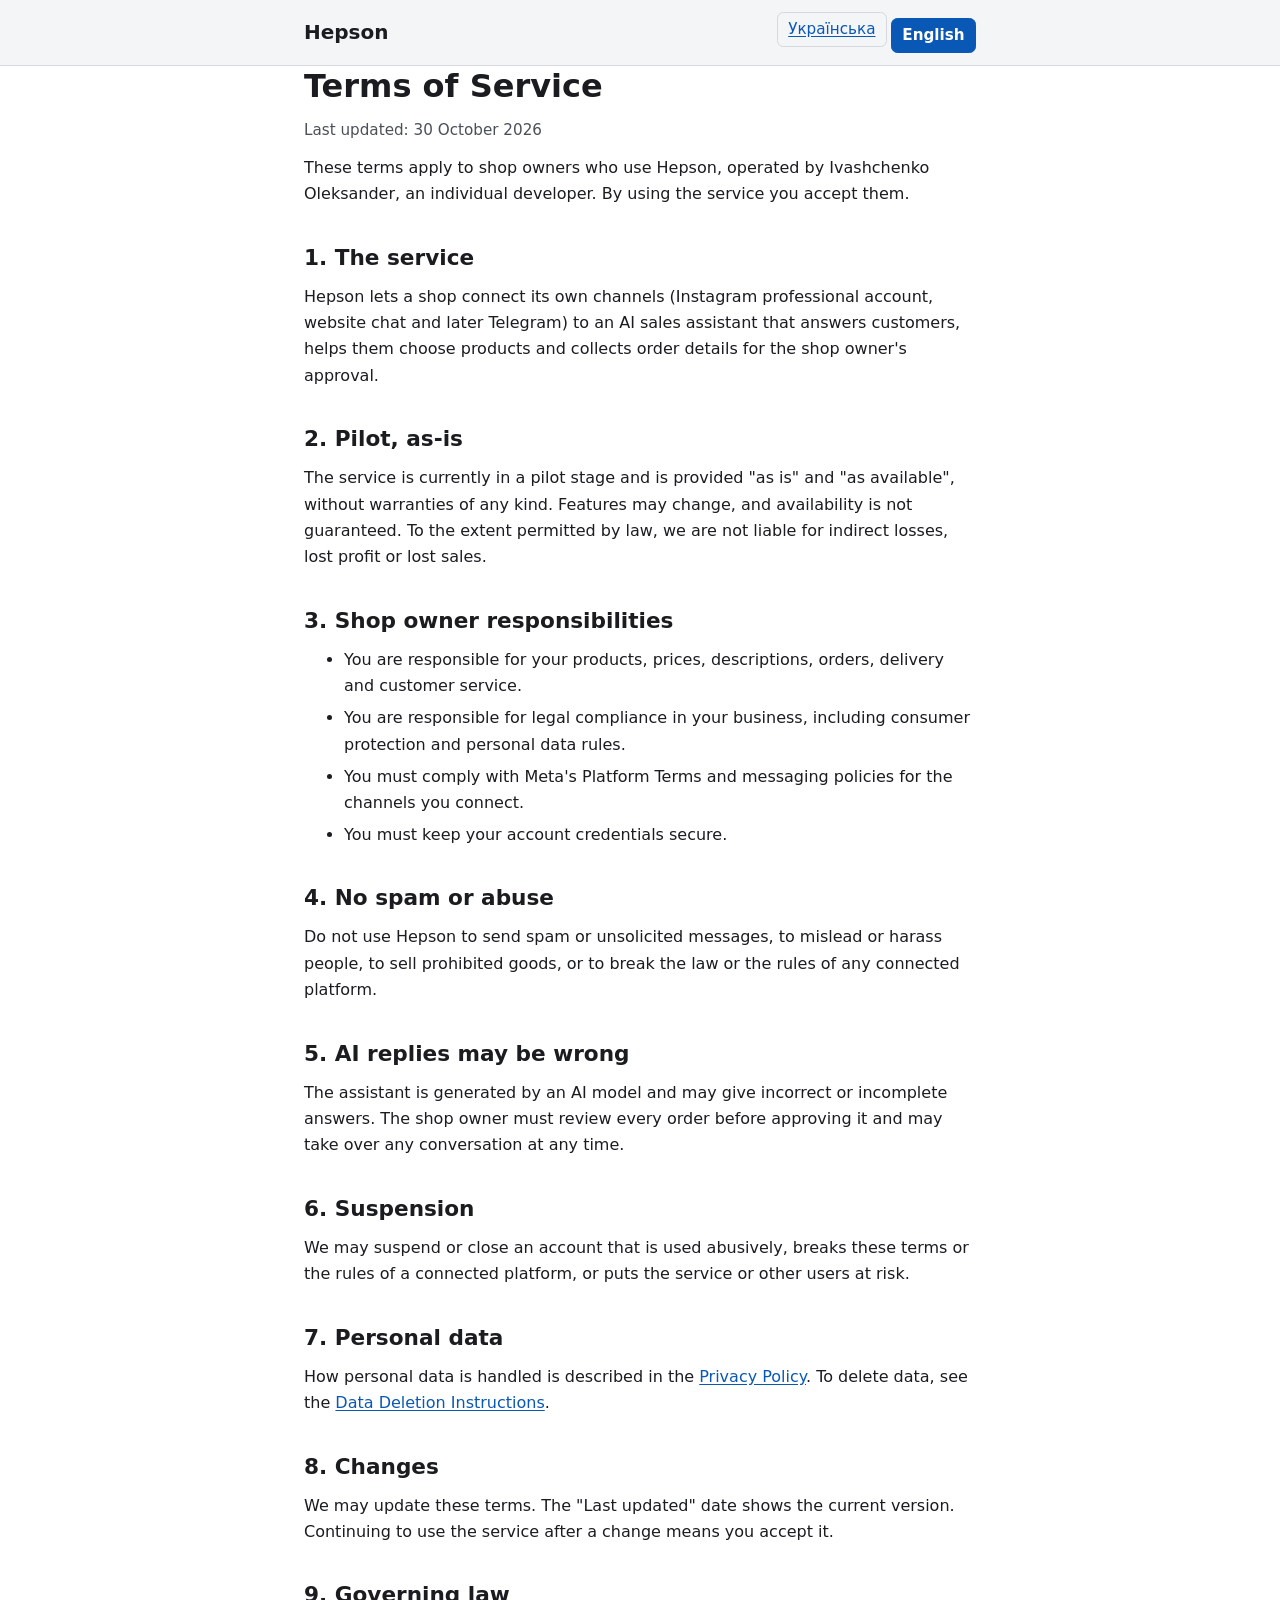
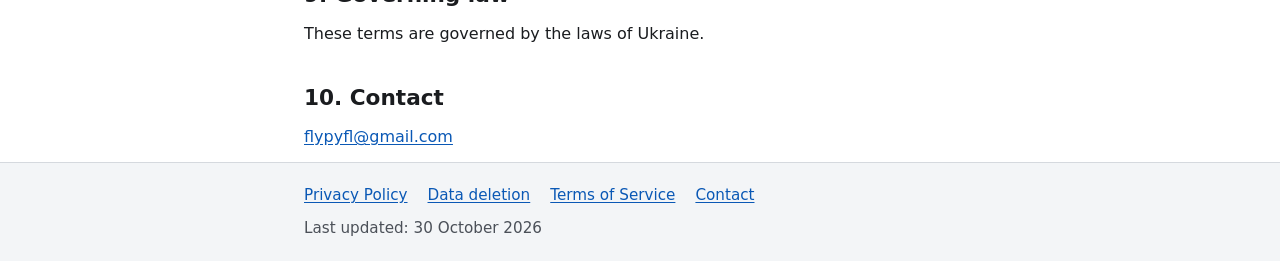
<file: en/terms.html>
<!DOCTYPE html>
<html lang="en">
<head>
<meta charset="utf-8">
<meta name="viewport" content="width=device-width, initial-scale=1">
<title>Terms of Service – Hepson</title>
<meta name="description" content="Hepson Terms of Service: pilot service provided as-is, shop owner responsibilities, Meta platform compliance, AI limitations, suspension and governing law.">
<link rel="stylesheet" href="../style.css">
</head>
<body>
<header class="site-header">
  <div class="wrap">
    <a class="brand" href="index.html">Hepson</a>
    <nav aria-label="Language">
      <ul class="lang-switch">
        <li><a href="../terms.html" lang="uk" hreflang="uk">Українська</a></li>
        <li><span aria-current="page">English</span></li>
      </ul>
    </nav>
  </div>
</header>

<main class="wrap">
  <h1>Terms of Service</h1>
  <p class="meta">Last updated: 30 October 2026</p>

  <p>These terms apply to shop owners who use Hepson, operated by Ivashchenko Oleksander, an individual developer. By using the service you accept them.</p>

  <h2>1. The service</h2>
  <p>Hepson lets a shop connect its own channels (Instagram professional account, website chat and later Telegram) to an AI sales assistant that answers customers, helps them choose products and collects order details for the shop owner's approval.</p>

  <h2>2. Pilot, as-is</h2>
  <p>The service is currently in a pilot stage and is provided "as is" and "as available", without warranties of any kind. Features may change, and availability is not guaranteed. To the extent permitted by law, we are not liable for indirect losses, lost profit or lost sales.</p>

  <h2>3. Shop owner responsibilities</h2>
  <ul>
    <li>You are responsible for your products, prices, descriptions, orders, delivery and customer service.</li>
    <li>You are responsible for legal compliance in your business, including consumer protection and personal data rules.</li>
    <li>You must comply with Meta's Platform Terms and messaging policies for the channels you connect.</li>
    <li>You must keep your account credentials secure.</li>
  </ul>

  <h2>4. No spam or abuse</h2>
  <p>Do not use Hepson to send spam or unsolicited messages, to mislead or harass people, to sell prohibited goods, or to break the law or the rules of any connected platform.</p>

  <h2>5. AI replies may be wrong</h2>
  <p>The assistant is generated by an AI model and may give incorrect or incomplete answers. The shop owner must review every order before approving it and may take over any conversation at any time.</p>

  <h2>6. Suspension</h2>
  <p>We may suspend or close an account that is used abusively, breaks these terms or the rules of a connected platform, or puts the service or other users at risk.</p>

  <h2>7. Personal data</h2>
  <p>How personal data is handled is described in the <a href="privacy.html">Privacy Policy</a>. To delete data, see the <a href="data-deletion.html">Data Deletion Instructions</a>.</p>

  <h2>8. Changes</h2>
  <p>We may update these terms. The "Last updated" date shows the current version. Continuing to use the service after a change means you accept it.</p>

  <h2>9. Governing law</h2>
  <p>These terms are governed by the laws of Ukraine.</p>

  <h2>10. Contact</h2>
  <p><a href="mailto:flypyfl@gmail.com">flypyfl@gmail.com</a></p>
</main>

<footer class="site-footer">
  <div class="wrap">
    <ul>
      <li><a href="privacy.html">Privacy Policy</a></li>
      <li><a href="data-deletion.html">Data deletion</a></li>
      <li><a href="terms.html">Terms of Service</a></li>
      <li><a href="index.html#contact">Contact</a></li>
    </ul>
    <p>Last updated: 30 October 2026</p>
  </div>
</footer>
</body>
</html>
</file>
<file: style.css>
:root {
  color-scheme: light dark;
  --bg: #ffffff;
  --fg: #1a1c1f;
  --muted: #4b5058;
  --link: #0a58b5;
  --border: #d5d9de;
  --surface: #f3f5f7;
}

@media (prefers-color-scheme: dark) {
  :root {
    --bg: #121417;
    --fg: #e8eaed;
    --muted: #aab0b8;
    --link: #8ec0ff;
    --border: #2f343b;
    --surface: #1a1d21;
  }
}

* {
  box-sizing: border-box;
}

html {
  font-size: 100%;
  -webkit-text-size-adjust: 100%;
}

body {
  margin: 0;
  background: var(--bg);
  color: var(--fg);
  font-family: system-ui, -apple-system, "Segoe UI", Roboto, "Helvetica Neue", Arial, sans-serif;
  line-height: 1.65;
}

a {
  color: var(--link);
  text-underline-offset: 0.15em;
}

a:focus-visible {
  outline: 3px solid var(--link);
  outline-offset: 2px;
  border-radius: 2px;
}

.wrap {
  max-width: 44rem;
  margin: 0 auto;
  padding: 0 1rem;
}

.site-header {
  border-bottom: 1px solid var(--border);
  background: var(--surface);
}

.site-header .wrap {
  display: flex;
  flex-wrap: wrap;
  align-items: center;
  justify-content: space-between;
  gap: 0.5rem 1rem;
  padding-top: 0.75rem;
  padding-bottom: 0.75rem;
}

.brand {
  font-weight: 700;
  font-size: 1.25rem;
  color: var(--fg);
  text-decoration: none;
}

.lang-switch {
  display: flex;
  gap: 0.25rem;
  margin: 0;
  padding: 0;
  list-style: none;
}

.lang-switch a,
.lang-switch span {
  display: inline-block;
  padding: 0.25rem 0.65rem;
  border: 1px solid var(--border);
  border-radius: 0.4rem;
  font-size: 0.95rem;
}

.lang-switch span {
  background: var(--link);
  border-color: var(--link);
  color: var(--bg);
  font-weight: 600;
}

main {
  padding-top: 2rem;
  padding-bottom: 3rem;
}

h1 {
  font-size: 2rem;
  line-height: 1.25;
  margin: 0 0 0.5rem;
}

h2 {
  font-size: 1.35rem;
  line-height: 1.3;
  margin: 2.25rem 0 0.5rem;
}

h3 {
  font-size: 1.1rem;
  margin: 1.5rem 0 0.25rem;
}

p,
ul,
ol {
  margin: 0.75rem 0;
}

li + li {
  margin-top: 0.35rem;
}

.meta {
  color: var(--muted);
  font-size: 0.95rem;
}

.card-list {
  list-style: none;
  padding: 0;
  display: grid;
  gap: 0.75rem;
}

.card-list li {
  margin: 0;
}

.card-list a {
  display: block;
  padding: 0.85rem 1rem;
  border: 1px solid var(--border);
  border-radius: 0.5rem;
  background: var(--surface);
  text-decoration: none;
  font-weight: 600;
}

.card-list a:hover {
  border-color: var(--link);
}

.site-footer {
  border-top: 1px solid var(--border);
  background: var(--surface);
  color: var(--muted);
  font-size: 0.95rem;
}

.site-footer .wrap {
  padding-top: 1.25rem;
  padding-bottom: 1.25rem;
}

.site-footer ul {
  display: flex;
  flex-wrap: wrap;
  gap: 0.35rem 1.25rem;
  margin: 0 0 0.5rem;
  padding: 0;
  list-style: none;
}

.site-footer li + li {
  margin-top: 0;
}

.site-footer p {
  margin: 0;
}

@media (max-width: 30rem) {
  h1 {
    font-size: 1.6rem;
  }
}
</file>
